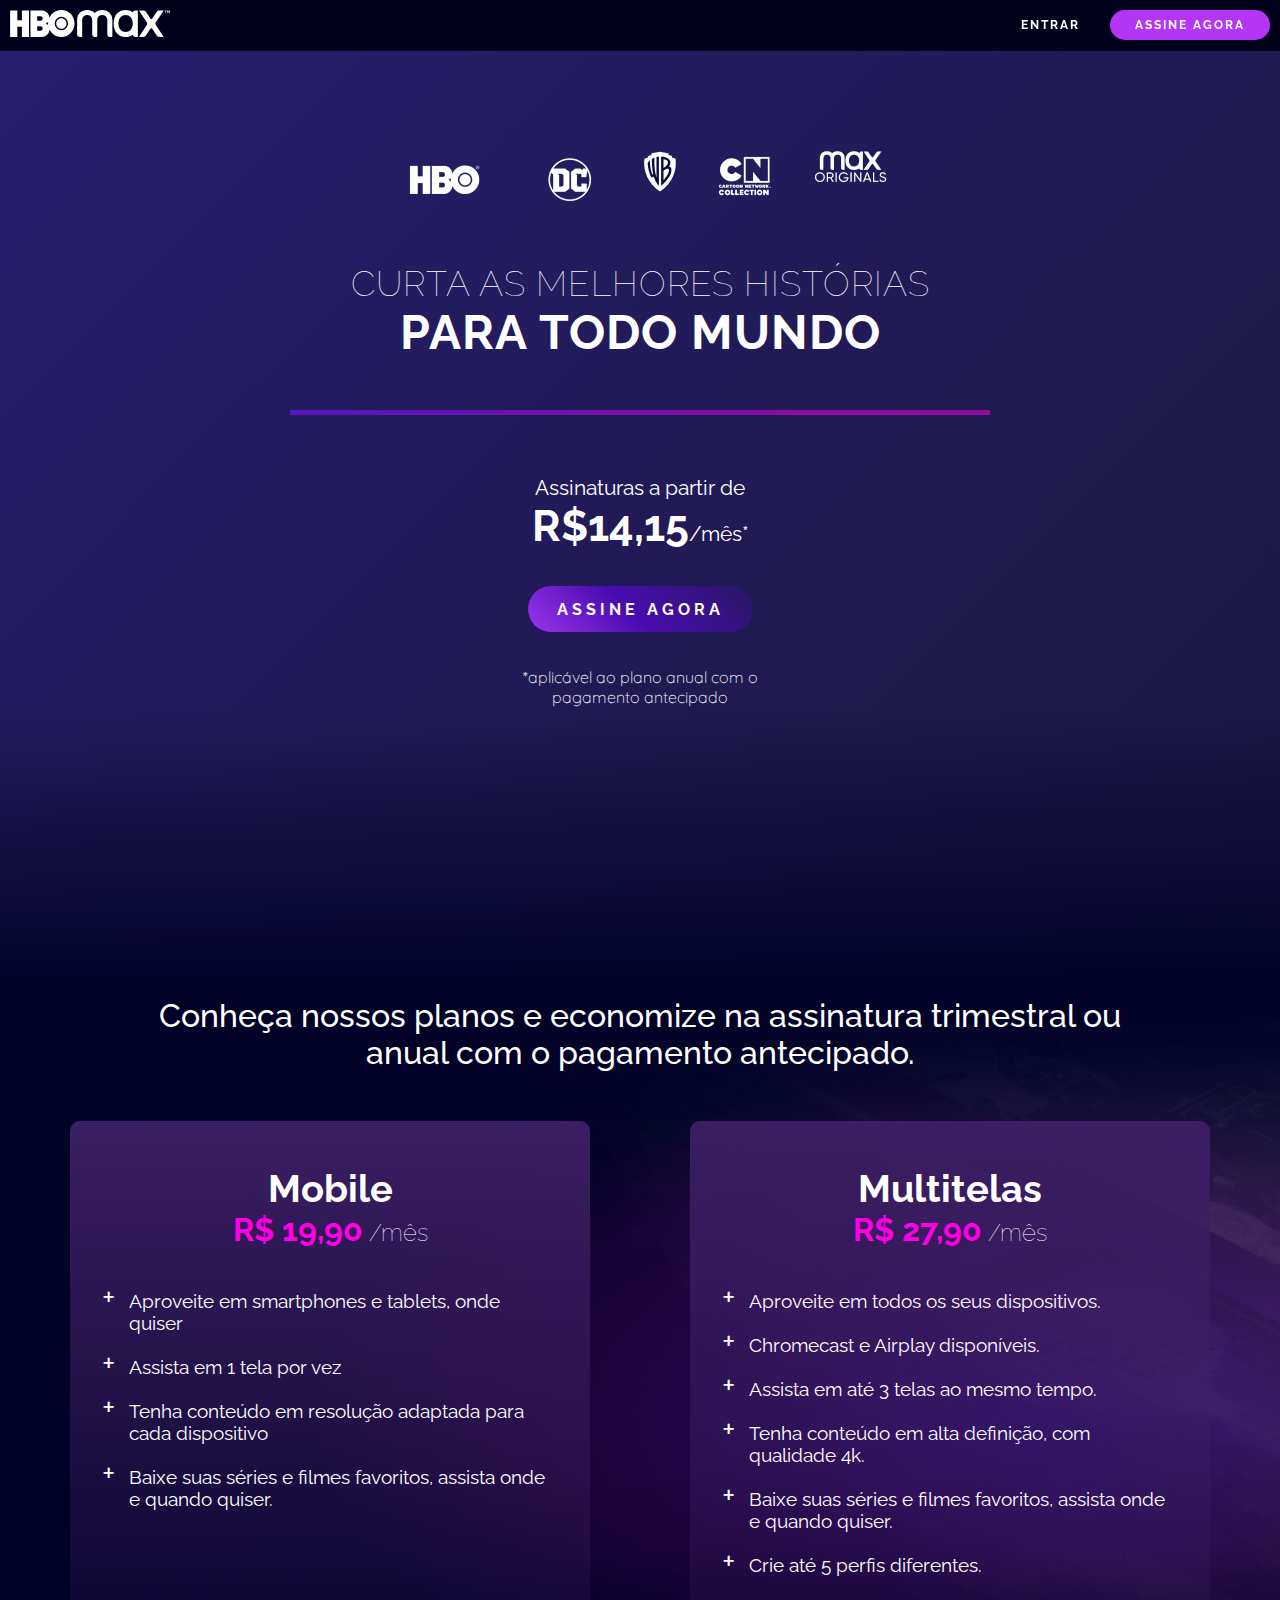
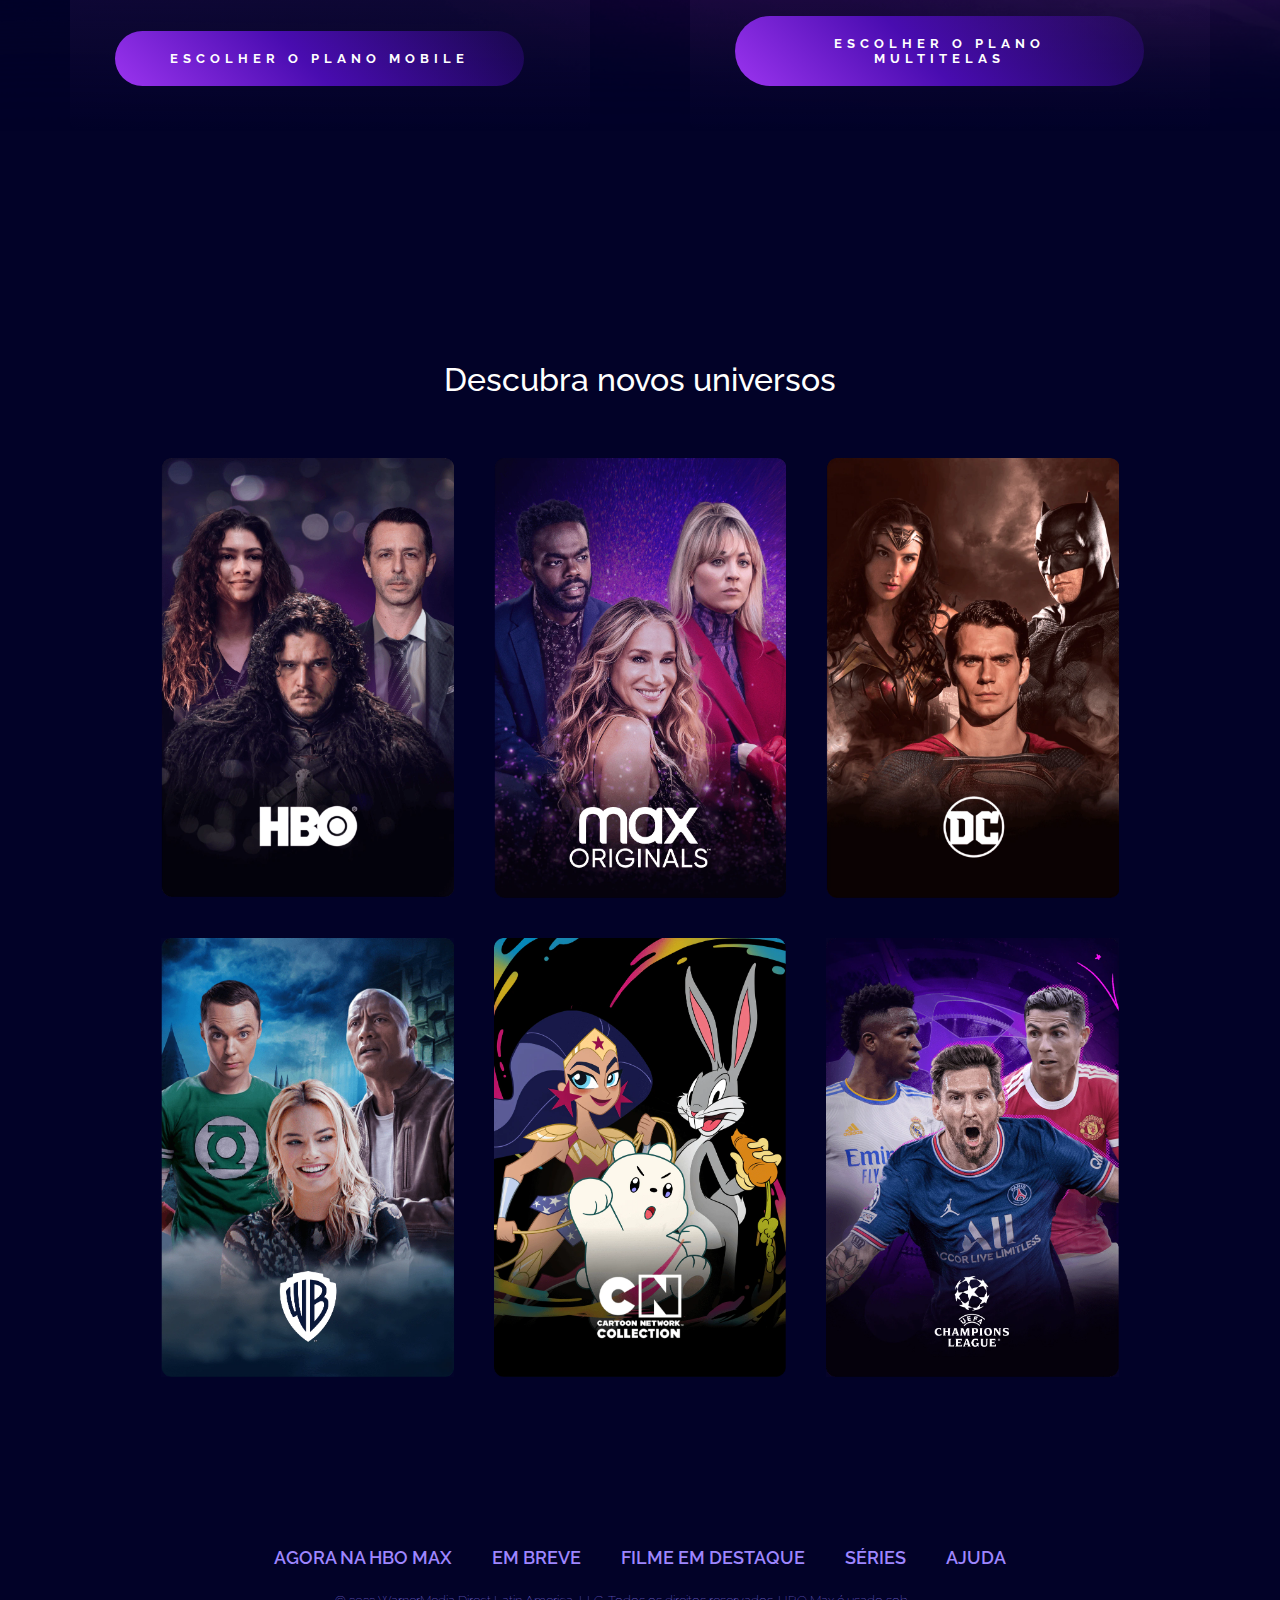
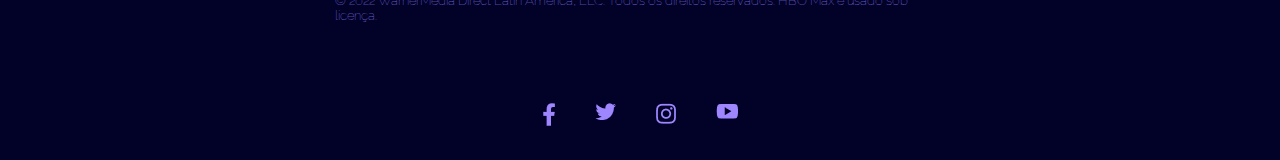
<file: index.html>
<!DOCTYPE html>
<html lang="en">
<head>
    <meta charset="UTF-8">
    <meta name="viewport" content="width=device-width, initial-scale=1.0">
    <link rel="stylesheet" href="assets/css/index.css">
    <title>HBO Max</title>
</head>
<body>
    <nav>
        <picture>
          <a href="index.html"><img src="assets/images/hbo-logo.svg" alt="Logotipo da plataforma de streaming HBO Max"/></a>
        </picture>
        <div class="btn-header">
          <a href="signIn.html"><button class="btn-in">ENTRAR</button></a>
          <button class="btn btn-nav-color">ASSINE AGORA</button>
        </div>
      </nav>

      <main class="container">
        <header>
          <div class="streaming-icons">
            <picture>
              <a href=""><img src="assets/images/hbo.png" alt=""></a>
            </picture>
            <picture>
              <a href=""><img src="assets/images/dc.png" alt=""></a>
            </picture>
            <picture>
              <a href=""><img src="assets/images/wb.png" alt=""></a>
            </picture>
            <picture>
              <a href=""><img src="assets/images/cartoon-network_neutral.png" alt=""></a>
            </picture>
            <picture>
              <a href=""><img src="assets/images/max_originals.png" alt=""></a>
            </picture>
          </div>
          

          <div class="title">
            <h1>CURTA AS MELHORES HISTÓRIAS</h1>
            <span class="title-weigth">PARA TODO MUNDO</span>
          </div>
          <div class="divider"></div>
          <div class="subscribe">
            <p>Assinaturas a partir de </p>
            <p><span class="price">R$14,15</span>/mês*</p>
            <button class="subscribe-btn animated-btn gradient-btn">ASSINE AGORA</button>
            <figcaption>*aplicável ao plano anual com o pagamento antecipado</figcaption>
          </div>
        </header>

      <section class="subscription-plans">
        <h2>Conheça nossos planos e economize na assinatura trimestral ou anual com o pagamento antecipado.</h2>
        <div class="subscripe-types">
          <div class="subscribe-type mobile">
            <h2>Mobile</h2>
            <p><span class="card-price">R$ 19,90</span> /mês</p>

            <div class="subscribe-benefits-plan">
              <ul>
                <li>Aproveite em smartphones e tablets, onde quiser</li>
                <li>Assista em 1 tela por vez</li>
                <li>Tenha conteúdo em resolução adaptada para cada dispositivo</li>
                <li>Baixe suas séries e filmes favoritos, assista onde e quando quiser.</li>
              </ul>
            </div>
            <button class="subscribe-btn gradient-btn">ESCOLHER O PLANO MOBILE</button>
          </div>
          <div class="subscribe-type multitelas">
            <h2>Multitelas</h2>
            <p><span class="card-price">R$ 27,90</span> /mês</p>

            <div class="subscribe-benefits-plan">
              <ul>
                <li>Aproveite em todos os seus dispositivos.</li>
                <li>Chromecast e Airplay disponíveis.</li>
                <li>Assista em até 3 telas ao mesmo tempo.</li>
                <li>Tenha conteúdo em alta definição, com qualidade 4k.</li>
                <li>Baixe suas séries e filmes favoritos, assista onde e quando quiser.</li>
                <li>Crie até 5 perfis diferentes.</li>
              </ul>
            </div>
            <button class="subscribe-btn gradient-btn">ESCOLHER O PLANO MULTITELAS</button>
        </div>
      </div>

      </section>

      <section class="catalog-films">
        <h2>Descubra novos universos</h2>
        <div class="catalog-items">
          <div class="catalog-item">
            <img 
              class="catalog-image hbo-img"  
              src="assets/images/hbo-default_0.webp" 
              alt="Imagem de capa da HBO"
              />
          </div>
          <div class="catalog-item">
            <img 
              class="catalog-image max-img"  
              src="assets/images/MAX-Default.webp" 
              alt="Imagem de capa da MAX"
              />
          </div>
          <div class="catalog-item">
            <img 
              class="catalog-image dc-img" 
              src="assets/images/DC_Default.webp" 
              alt="Imagem de capa da DC"
              />
          </div>
          <div class="catalog-item">
            <img 
              class="catalog-image wb-img" 
              src="assets/images/WB-Default.webp" 
              alt="Imagem de capa da Warner"
              />
          </div>
          <div class="catalog-item">
            <img 
              class="catalog-image cn-img" 
              src="assets/images/CN-Default.webp" 
              alt="Imagem de capa da Cartoon"
              />
          </div>
          <div class="catalog-item">
            <img 
              class="catalog-image ucl-img"
               src="assets/images/UCL-Default.webp" 
               alt="Imagem de capa da UCL"
               />
          </div>
        </div>
      </section>

      </main>

      <footer>
        <section class="footer-links">
          <a href="#" class="footer-link">AGORA NA HBO MAX</a>
          <a href="#" class="footer-link">EM BREVE</a>
          <a href="#" class="footer-link">FILME EM DESTAQUE</a>
          <a href="#" class="footer-link">SÉRIES</a>
          <a href="#" class="footer-link">AJUDA</a>
        </section>
        <p>© 2022 WarnerMedia Direct Latin America, LLC. Todos os direitos reservados. HBO Max é usado sob licença.</p>
        <section class="footer-icons">
          <picture class="footer-icon">
              <img src="assets/images/fb_0.png" alt="Logotipo do facebook">
          </picture>
          <picture class="footer-icon">
              <img src="assets/images/twitter_0.png" alt="Logotipo do twitter">
          </picture>
          <picture class="footer-icon">
              <img src="assets/images/instagram_0.png" alt="Logotipo do instagram">
          </picture>
          <picture class="footer-icon">
              <img src="assets/images/youtube_0.png" alt="Logotipo do youtube">
          </picture>
        </div>
        </section>
      </footer>
</body>
</html>
</file>
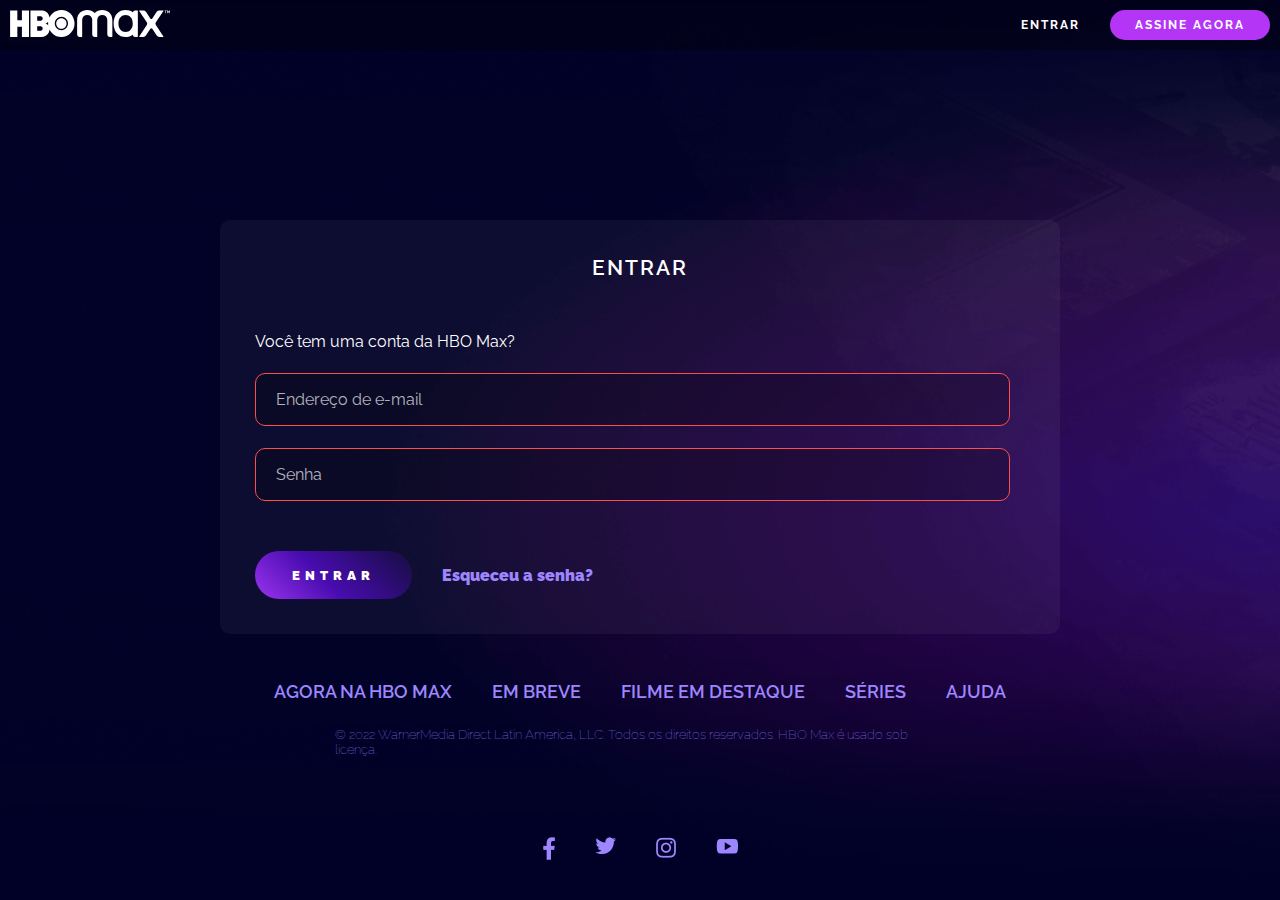
<file: signIn.html>
<!DOCTYPE html>
<html lang="en">
  <head>
    <meta charset="UTF-8" />
    <meta name="viewport" content="width=device-width, initial-scale=1.0" />
    <link rel="stylesheet" href="assets/css/signIn.css" />
    <title>Entrar | HBO Max</title>
  </head>
  <body>
    <nav>
      <picture>
        <a href="index.html"><img src="assets/images/hbo-logo.svg" alt="Logotipo da plataforma de streaming HBO Max"/></a>
      </picture>
      <div class="btn-header">
        <a href="signIn.html"><button class="btn-in">ENTRAR</button></a>
        <button class="btn btn-nav-color">ASSINE AGORA</button>
      </div>
    </nav>

    <main class="container">
      <form class="form-content">
        <h1>ENTRAR</h1>
        <div class="form-credentials">
          <label>Você tem uma conta da HBO Max?</label>
          <input type="email" name="email" id="email" placeholder="Endereço de e-mail" required />
          <input type="password" name="password" id="password" placeholder="Senha" required/>
        </div>
        <div class="form-links">
          <button class="login gradient-btn">ENTRAR</button>
          <a href="#">Esqueceu a senha?</a>
        </div>
      </form>
    </main>

    <footer>
      <section class="footer-links">
        <a href="#" class="footer-link">AGORA NA HBO MAX</a>
        <a href="#" class="footer-link">EM BREVE</a>
        <a href="#" class="footer-link">FILME EM DESTAQUE</a>
        <a href="#" class="footer-link">SÉRIES</a>
        <a href="#" class="footer-link">AJUDA</a>
      </section>
      <p>© 2022 WarnerMedia Direct Latin America, LLC. Todos os direitos reservados. HBO Max é usado sob licença.</p>
      <section class="footer-icons">
        <picture class="footer-icon">
            <a href="https://www.facebook.com/HBOBR/?locale=pt_BR"><img src="assets/images/fb_0.png" alt="Logotipo do facebook"></a>
        </picture>
        <picture class="footer-icon">
            <a href="https://x.com/HBO_Brasil?ref_src=twsrc%5Egoogle%7Ctwcamp%5Eserp%7Ctwgr%5Eauthor"><img src="assets/images/twitter_0.png" alt="Logotipo do twitter"></a>
        </picture>
        <picture class="footer-icon">
            <a href="https://www.instagram.com/hbobr/"><img src="assets/images/instagram_0.png" alt="Logotipo do instagram"></a>
        </picture>
        <picture class="footer-icon">
            <a href="https://www.youtube.com/channel/UCX2M7xn-jMmq4KfX25TCTCA"><img src="assets/images/youtube_0.png" alt="Logotipo do youtube"></a>
        </picture>
      </div>
      </section>
    </footer>
  </body>
</html>
<head></head>
<body></body>
</file>
<file: assets/css/index.css>
@import url(global.css);

header {
    margin-top: -19px;
    width: 100%;
    height: fit-content;
    background: linear-gradient(-45deg, #56125b, #0f0f10, #271e6e);
    background-size: 400% 400%;
    animation: gradient 10s ease infinite alternate;
    display: flex;
    flex-direction: column;
    align-items: center;
}

header::after {
    content: "";
    width: 100%;
    height: 290px;
    background: linear-gradient(0deg, var(--primary-color), transparent);
    bottom: 0;

}

.streaming-icons {
    width: 90%;
    height: fit-content;
    display: flex;
    flex-wrap: wrap;
    justify-content: center;
    gap: 24px;
    margin: 100px 0px 50px;
}

header .title {
    display: flex;
    flex-direction: column;
    width: 80%;
    max-width: 600px;
    height: fit-content;
    text-align: center;
    font-size: 1.1rem;
    letter-spacing: 1px;
}

header .title h1 {
    font-weight: lighter;
}

header .title-weigth {
    font-weight: bold;
    font-size: 3rem;
}

.divider {
    width: 55%;
    min-height: 5px;
    background: var(--divider-bg-color);
    max-width: 700px;
    margin: 50px 0px;
}

.subscribe {
    display: flex;
    flex-direction: column;
    align-items: center;
    margin-top: 10px;
    font-size: 1.3rem;
    text-align: center;
}

.subscribe .price {
    font-size: 2.7rem;
    font-weight: bolder;
}

.subscribe .subscribe-btn {
    margin-top: 35px;
    background: var(--btn-bg-color-gradient);
    background-size: 250%;
    width: 90%;
    height: 46px;
    border: none;
    border-radius: 50px;
    font-size: 1rem;
    color: var(--text-color);
    letter-spacing: 4px;
    font-weight: bolder;
    padding: 5px 20px;
}

.animated-btn {
    animation: wiggle 2.2s linear infinite;
}

.subscribe figcaption {
    margin-top: 35px;
    max-width: 250px;
    text-align: center;
    font-family: 'Quicksand', sans-serif;
    font-size: 1rem;
    font-weight: lighter;
}

.subscription-plans {
    width: 100%;
    display: flex;
    flex-direction: column;
    justify-content: center;
    align-items: center;
    background-image: url(../images/background-movies-series.png);
    background-size: cover;
    background-repeat: no-repeat;
    position: relative;
}

.subscripe-types {
    display: flex;
    flex-direction: column;
    justify-content: center;
    align-items: center;
    perspective: 2000px;
    perspective-origin: top;
}

.subscription-plans h2 {
    width: 80%;
    max-width: 1150px;
    font-size: 2rem;
    text-align: center;
    font-weight: 500;
}

.subscription-plans .subscribe-type {
    margin-top: 50px;
    display: flex;
    flex-direction: column;
    width: 85%;
    max-width: 520px;
    height: 610px;
    border-radius: 10px;
    padding: 45px;
    background: var(--card-bg-color);
    transition: transform 1s ease-in-out;
}

.subscribe-type h2{
    min-width: 100%;
    font-weight: bold;
    font-size: 1.5rem;
}

.subscribe-type p:has(.card-price) {
    font-size: 1rem;
    text-align: center;
    font-weight: lighter;
}

.subscribe-type .card-price {
    text-align: center;
    font-size: 1.5rem;
    color: #FF00E5;
    font-weight: bold;
}

.subscribe-benefits-plan {
    margin-top: 30px;
    display: flex;
    flex-direction: column;
}

.subscribe-benefits-plan li {
    min-width: 216px;
    padding: 0px 0px 0px 14px;
    margin-bottom: 10px;
}

.subscribe-benefits-plan li::marker {
    content: "+";
    font-size: 2rem;
    margin: 10px;
}

.subscription-plans .subscribe-btn {
    margin-top: auto;
    width: 95%;
    padding: 20px 30px;
    background: var(--btn-bg-color-gradient);
    background-size: 250%;
    border: none;
    border-radius: 50px;
    color: var(--text-color);
    font-size: 0.8rem;
    font-weight: bold;
    letter-spacing: 5px;
}

.catalog-films {
    display: flex;
    flex-direction: column;
    justify-content: center;
    align-items: center;
    margin: 230px 0px 110px 0px;
    text-align: center;
    gap: 40px;
    width: 100%;
}

.catalog-films h2 {
    font-size: 2rem;
    font-weight: 500;
}

.catalog-films .catalog-items {
    display: flex;
    gap: 40px;
    width: 82%;
    overflow: auto;
    padding: 20px;
}   

.catalog-items .catalog-item {
    display: flex;
    width: 100%;
    height: 100%;
    transition: transform 0.8s, background 0.8s, border 1s;
}

.catalog-item:hover {
    border: 3px solid var(--tertiary-color);
    border-radius: 10px;
    transform: scale(1.05);
}

.catalog-image {
    transition: opacity 2s;
}

.catalog-item:hover .catalog-image{
    opacity: 0;
  }

.catalog-item:nth-child(1):hover {
    background-image: url(../images/hbo-hover_0.webp);
    background-position: center;
    background-size: cover;
}

.catalog-item:nth-child(2):hover {
    background-image: url(../images/MAX-Hover.webp);
    background-position: center;
    background-size: cover;
}

.catalog-item:nth-child(3):hover {
    background-image: url(../images/DC-Hover.webp);
    background-position: center;
    background-size: cover;
}

.catalog-item:nth-child(4):hover {
    background-image: url(../images/WB-Hover.webp);
    background-position: center;
    background-size: cover;
}

.catalog-item:nth-child(5):hover {
    background-image: url(../images/CN-Hover.png);
    background-position: center;
    background-size: cover;
}

.catalog-item:nth-child(6):hover {
    background-image: url(../images/UCL-Hover.webp);
    background-position: center;
    background-size: cover;
}


.catalog-films .catalog-items img {
    max-width: 400px;
    min-width: 0px;
}


@media screen and (min-width:480px) {
    .subscribe-type h2 {
        font-size: 2.4rem;
    }
    .subscribe-type .card-price {
        font-size: 2rem;
    }
    .subscribe-type p:has(.card-price) {
        font-size: 1.5rem;
    }
    .subscribe-benefits-plan li {
        font-size: 1.2rem;
    }

    button {
        cursor: pointer;
    }

    .gradient-btn {
        transition: background 1s, outline 1s, transform 1s;
    }

    .gradient-btn:hover {
        background-color: transparent;
        background-position: 100%;
        outline: 2px solid var(--secondary-color);
        transform: scale(1.05);
    }
}

@media  screen and (min-width: 480px) and (max-width:800px) {
    .catalog-items {
        flex-direction: row;
        flex-wrap: wrap;
        justify-content: center;
        align-items: center;
        gap: 10px;
    }

    .catalog-item {
        min-width: 20%;
        max-width: 44%;
        
    }

    .catalog-items img {
        width: fit-content;
    }
}

@media screen and (min-width: 800px) {

    .catalog-films {
        max-width: 1600px;
    }

    .catalog-items {
        flex-direction: row;
        flex-wrap: wrap;
        justify-content: center;
        align-items: center;
    }

    .catalog-item {
        max-width: 29%;
    }

    .catalog-items img {
        width: fit-content;
        max-width: 1200px;
    }
}


@media screen and (min-width:1164px) {
    .subscription-plans {
        background-size: cover;
        background-position: 0px;
    }
    .subscripe-types {

        flex-direction: row;
        gap: 100px;
    }

    .subscripe-types:has(.subscribe-type:nth-child(1):hover) .multitelas {
        transform: rotateY(-45deg);
    }
    
    .subscripe-types:has(.subscribe-type:nth-child(2):hover) .mobile {
        transform: rotateY(45deg);
    }
}



@keyframes gradient {
    0% {
        background-position: 0% 50%;
    }
    50% {
        background-position: 100% 50%;
    }
    100% {
        background-position: 0% 50%;
    }
}

@keyframes wiggle {
    0%,
    10% {
      transform: rotate(0);
    }
    15% {
      transform: rotate(-15deg);
    }
    20% {
      transform: rotate(10deg);
    }
    25% {
      transform: rotate(-10deg);
    }
    30% {
      transform: rotate(10deg);
    }
    35% {
      transform: rotate(-10deg);
    }
    40%,
    100% {
      transform: rotate(0);
    }
  }
</file>
<file: assets/css/signIn.css>
@import url(global.css);


nav {
    position: static;
}
body {
    background-color: var(--primary-color);
    background-image: url(/assets/images/background-movies-series.png);
    background-size: cover;
    display: flex;
    flex-direction: column;
    justify-content: center;
    height: 100%;
}

.form-content {
    display: flex;
    flex-direction: column;
    width: 85%;
    max-width: 840px;
    margin-top: 20px;
    padding: 35px;
    height: fit-content;
    background-color: var(--form-bg-color);
    border-radius: 10px;
}

.form-content h1 {
    font-size: 1.3rem;
    font-weight: 600;
    letter-spacing: 2px;
    text-align: center;
}



.form-credentials {
    display: flex;
    flex-direction: column;
    gap: 22px;
}

.form-credentials label {
    display: flex;
    flex-direction: column;
    font-size: 1rem;
    margin: 52px 0px 0px 0px;
}

.form-credentials input {
    width: 98%;
    height: 53px;
    border-radius: 10px;
    background-color: var(--form-field-bg-color);
    border: var(--form-field-border);
    padding: 20px;
    color: var(--text-color);
}

.form-credentials input::placeholder {
    color: var(--form-field-placeholder);
    font-size: 1rem;
}

.form-credentials input:invalid {
    border-color: var(--form-field-error);
}

.form-links {
    display: flex;
    align-items: center;
    flex-wrap: wrap;
    gap: 30px;
}

.login {
    margin-top: 50px;
    background: var(--btn-bg-color-gradient);
    background-size: 250%;
    width: 157px;
    height: 48px;
    border-radius: 50px;
    border: none;
    color: var(--text-color);
    font-size: 0.8rem;
    font-weight: 1000;
    letter-spacing: 5px;
}


form a {
    font-weight: 1000;
}

@media screen and (min-width:475px) {
    form a{
        margin-top: 50px;
    }

    footer {
        height: 100%;
    }

    html {
        height: 100%;
    }

    main {
        margin-top: 150px;
    }

    button {
        cursor: pointer;
    }

    .gradient-btn {
        transition: background 1s, outline 1s, transform 1s;
    }

    .gradient-btn:hover {
        background-color: transparent;
        background-position: 100%;
        outline: 2px solid var(--secondary-color);
        transform: scale(1.05);
    }
}
</file>
